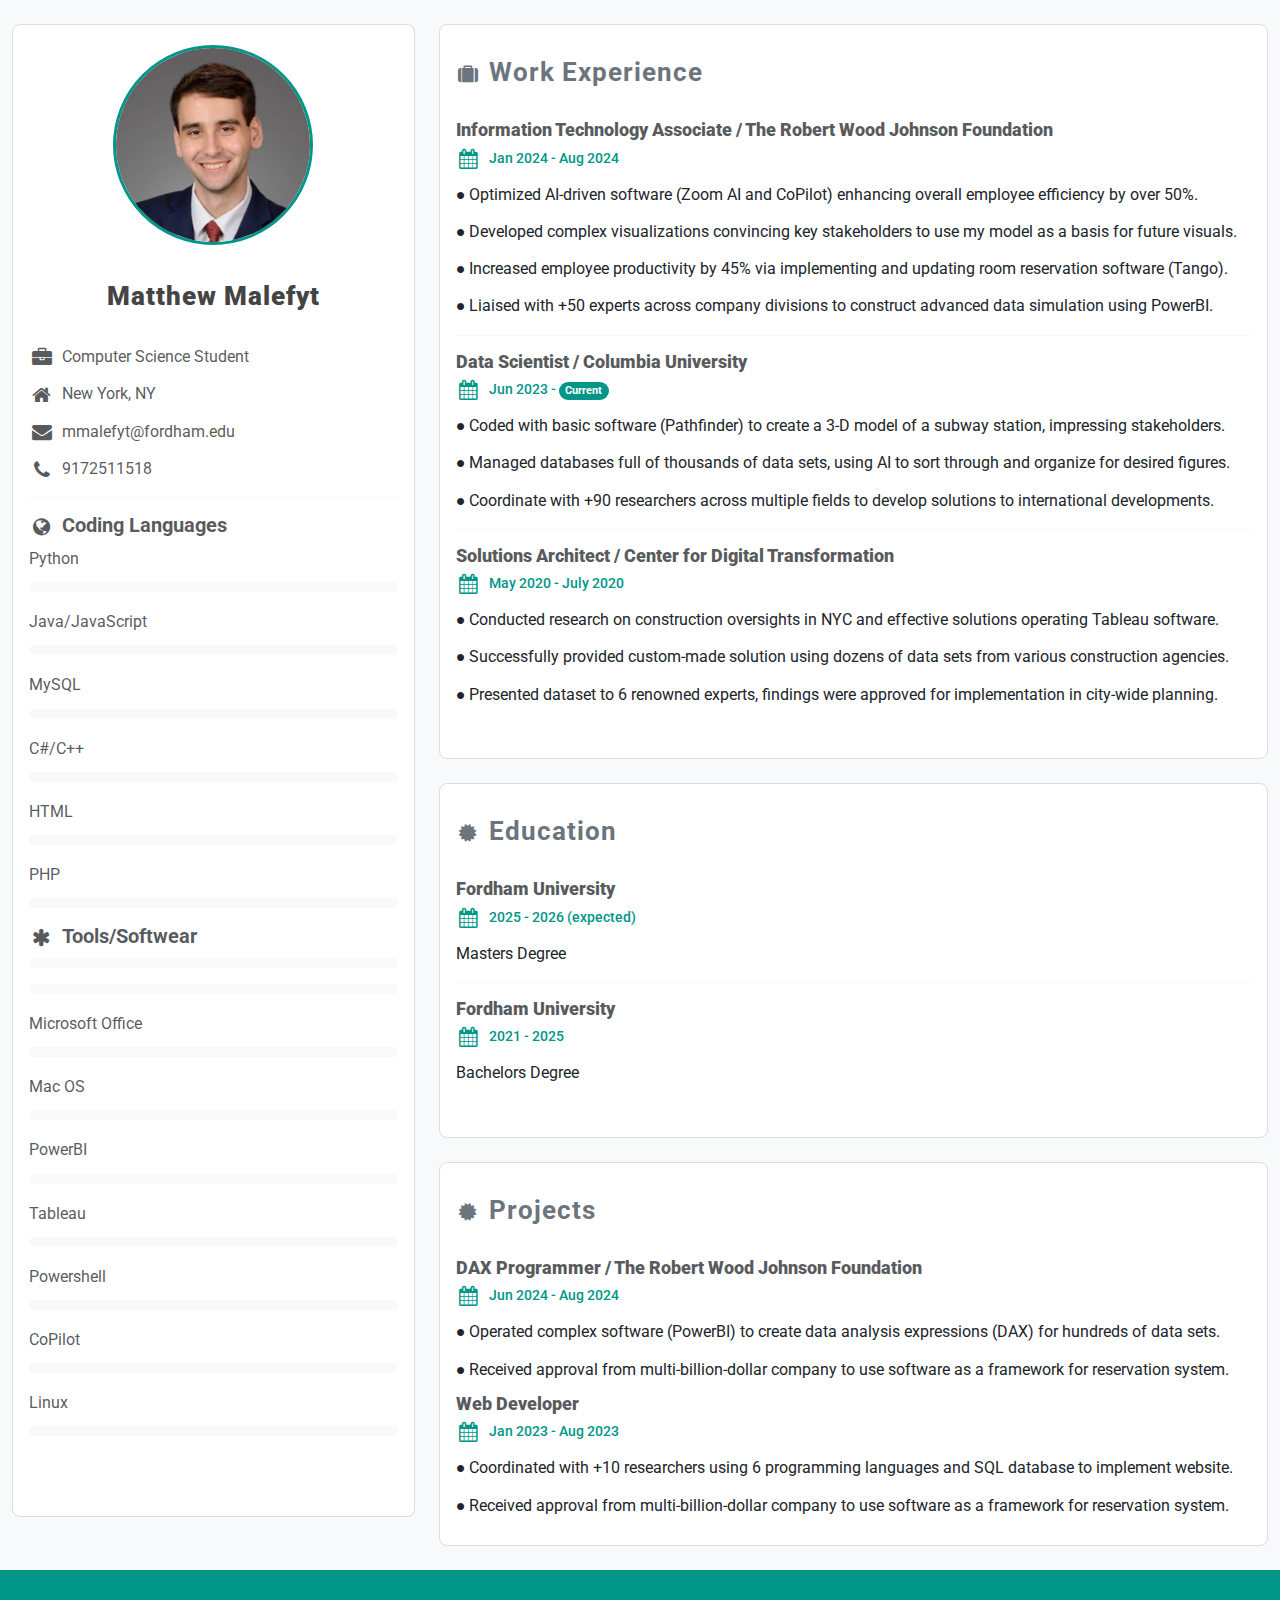
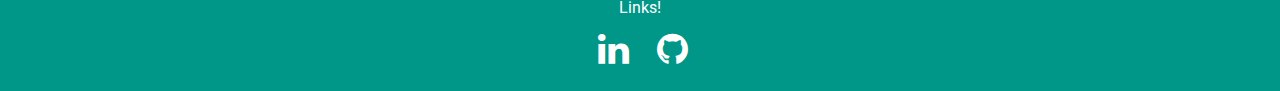
<file: index.html>
<!DOCTYPE html>
<html lang="en">
<head>
    <title>Bootstrap Portfolio</title>
    <meta charset="UTF-8">
    <meta name="viewport" content="width=device-width, initial-scale=1">
    <!-- Bootstrap CSS -->
    <link href="https://cdn.jsdelivr.net/npm/bootstrap@5.3.0/dist/css/bootstrap.min.css" rel="stylesheet">
    <!-- Font Awesome -->
    <link rel="stylesheet" href="https://cdnjs.cloudflare.com/ajax/libs/font-awesome/4.7.0/css/font-awesome.min.css">
    <!-- Custom CSS -->
    <link rel="stylesheet" href="portfoliostyle.css">
</head>
<body class="bg-light">

<!-- Page Container -->
<div class="container mt-4" style="max-width:1400px;">
    <!-- The Grid -->
    <div class="row">
        <!-- Left Column -->
        <div class="col-md-4">
            <div class="card text-muted">
                <div class="position-relative">
                    <img src="LinkedInProfessionalPicture.JPEG" class="card-img-top" alt="Matthew Malefyt profile picture">
                </div>
                <h2 class="text-center mt-3"><strong>Matthew Malefyt</strong></h2>
                <div class="card-body">
                    <p><i class="fa fa-briefcase fa-fw me-2 w3-text-teal"></i>Computer Science Student</p>
                    <p><i class="fa fa-home fa-fw me-2 w3-text-teal"></i>New York, NY</p>
                    <p><i class="fa fa-envelope fa-fw me-2 w3-text-teal"></i>mmalefyt@fordham.edu</p>
                    <p><i class="fa fa-phone fa-fw me-2 w3-text-teal"></i>9172511518</p>
                    <hr>
                    <p class="h5 text-theme"><b><i class="fa fa-globe fa-fw me-2 w3-text-teal"></i>Coding Languages</b></p>
                    <p>Python</p>
                    <div class="bg-light rounded-3 mb-3"></div>
                    <p>Java/JavaScript</p>
                    <div class="bg-light rounded-3 mb-3"></div>
                    <p>MySQL</p>
                    <div class="bg-light rounded-3 mb-3"></div>
                    <p>C#/C++</p>
                    <div class="bg-light rounded-3 mb-3"></div>
                    <p>HTML</p>
                    <div class="bg-light rounded-3 mb-3"></div>
                    <p>PHP</p>
                    <div class="bg-light rounded-3 mb-3"></div>
                    <p class="h5"><b><i class="fa fa-asterisk fa-fw me-2 w3-text-teal"></i>Tools/Softwear</b></p>
                    <p></p>
                    <div class="bg-light rounded-3 mb-3"></div>
                    <p></p>
                    <div class="bg-light rounded-3 mb-3">
                        <div class="w3-container w3-center rounded-3 bg-teal" style="width:80%"></div>
                    </div>
                    <p>Microsoft Office</p>
                    <div class="bg-light rounded-3 mb-3"></div>
                    <p>Mac OS</p>
                    <div class="bg-light rounded-3 mb-3"></div>
                    <p>PowerBI</p>
                    <div class="bg-light rounded-3 mb-3"></div>
                    <p>Tableau</p>
                    <div class="bg-light rounded-3 mb-3"></div>
                    <p>Powershell</p>
                    <div class="bg-light rounded-3 mb-3"></div>
                    <p>CoPilot</p>
                    <div class="bg-light rounded-3 mb-3"></div>
                    <p>Linux</p>
                    <div class="bg-light rounded-3 mb-3"></div>
                    <br><br>
                </div>
            </div>
        </div>
        <!-- Right Column -->
        <div class="col-md-8">
            <div class="card mb-4">
                <div class="card-body">
                    <h2 class="text-secondary py-3"><i class="fa fa-suitcase fa-fw me-2 w3-text-teal"></i>Work Experience</h2>
                    <div>
                        <h5 class="text-muted"><b>Information Technology Associate / The Robert Wood Johnson Foundation</b></h5>
                        <h6 class="w3-text-teal"><i class="fa fa-calendar fa-fw me-2"></i>Jan 2024 - Aug 2024</h6>
                        <p>● Optimized AI-driven software (Zoom AI and CoPilot) enhancing overall employee efficiency by over 50%.</p>
                        <p>● Developed complex visualizations convincing key stakeholders to use my model as a basis for future visuals.</p>
                        <p>● Increased employee productivity by 45% via implementing and updating room reservation software (Tango).</p>
                        <p>● Liaised with +50 experts across company divisions to construct advanced data simulation using PowerBI.</p>
                        <hr>
                    </div>
                    <div>
                        <h5 class="text-muted"><b>Data Scientist / Columbia University</b></h5>
                        <h6 class="w3-text-teal"><i class="fa fa-calendar fa-fw me-2"></i>Jun 2023 - <span class="badge bg-teal rounded-pill">Current</span></h6>
                        <p>● Coded with basic software (Pathfinder) to create a 3-D model of a subway station, impressing stakeholders.</p>
                        <p>● Managed databases full of thousands of data sets, using AI to sort through and organize for desired figures.</p>
                        <p>● Coordinate with +90 researchers across multiple fields to develop solutions to international developments.</p>
                        <hr>
                    </div>
                    <div>
                        <h5 class="text-muted"><b>Solutions Architect / Center for Digital Transformation</b></h5>
                        <h6 class="w3-text-teal"><i class="fa fa-calendar fa-fw me-2"></i>May 2020 - July 2020</h6>
                        <p>● Conducted research on construction oversights in NYC and effective solutions operating Tableau software.</p>
                        <p>● Successfully provided custom-made solution using dozens of data sets from various construction agencies.</p>
                        <p>● Presented dataset to 6 renowned experts, findings were approved for implementation in city-wide planning.</p>
                        <br>
                    </div>
                </div>
            </div>
            <div class="card mb-4">
                <div class="card-body">
                    <h2 class="text-secondary py-3"><i class="fa fa-certificate fa-fw me-2 w3-text-teal"></i>Education</h2>
                    <div>
                        <h5 class="text-muted"><b>Fordham University</b></h5>
                        <h6 class="w3-text-teal"><i class="fa fa-calendar fa-fw me-2"></i>2025 - 2026 (expected)</h6>
                        <p>Masters Degree</p>
                        <hr>
                    </div>
                    <div>
                        <h5 class="text-muted"><b>Fordham University</b></h5>
                        <h6 class="w3-text-teal"><i class="fa fa-calendar fa-fw me-2"></i>2021 - 2025</h6>
                        <p>Bachelors Degree</p><br>
                    </div>
                </div>
            </div>
            <div class="card">
                <div class="card-body">
                    <h2 class="text-secondary py-3"><i class="fa fa-certificate fa-fw me-2 w3-text-teal"></i>Projects</h2>
                    <div>
                        <h5 class="text-muted"><b>DAX Programmer / The Robert Wood Johnson Foundation</b></h5>
                        <h6 class="w3-text-teal"><i class="fa fa-calendar fa-fw me-2"></i>Jun 2024 - Aug 2024</h6>
                        <p>● Operated complex software (PowerBI) to create data analysis expressions (DAX) for hundreds of data sets.</p>
                        <p>● Received approval from multi-billion-dollar company to use software as a framework for reservation system.</p>
                    </div>
                    <div>
                        <h5 class="text-muted"><b>Web Developer</b></h5>
                        <h6 class="w3-text-teal"><i class="fa fa-calendar fa-fw me-2"></i>Jan 2023 - Aug 2023</h6>
                        <p>● Coordinated with +10 researchers using 6 programming languages and SQL database to implement website.</p>
                        <p>● Received approval from multi-billion-dollar company to use software as a framework for reservation system.</p>
                    </div>
                </div>
            </div>
        </div>
    </div>
</div>

<footer class="bg-teal text-white text-center py-4 mt-4">
    <p>Links!</p>
    <a href="https://www.linkedin.com/in/matthew-de-waal-malefyt-326671257/" target="_blank"><i class="fa fa-linkedin w3-hover-opacity"></i></a>
    <a href="https://github.com/MatthewMalefyt" target="_blank"><i class="fa fa-github w3-hover-opacity"></i></a>
</footer>

<!-- Bootstrap JS Bundle -->
<script src="https://cdn.jsdelivr.net/npm/bootstrap@5.3.0/dist/js/bootstrap.bundle.min.js"></script>

</body>
</html>
</file>
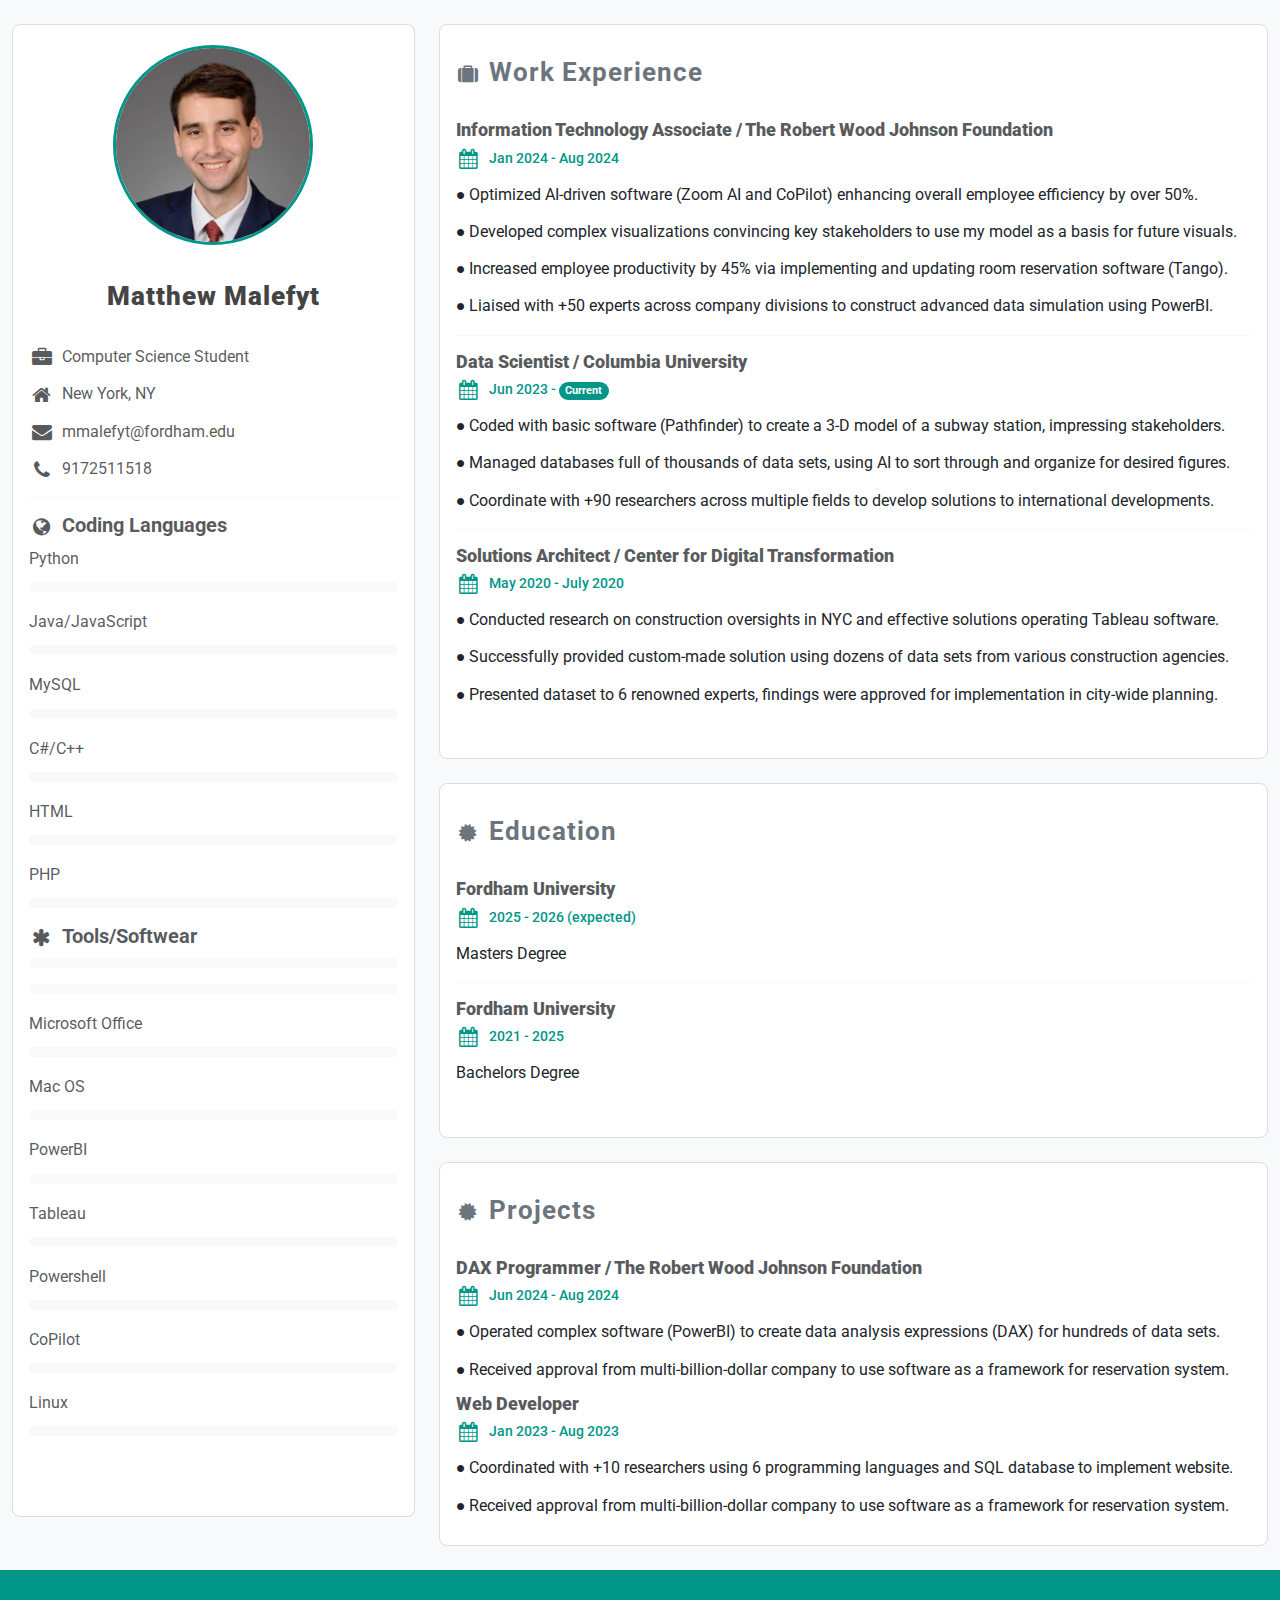
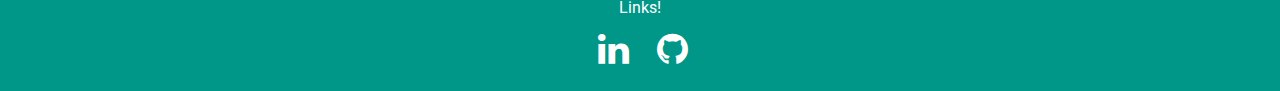
<file: portfolio.html>
<!DOCTYPE html>
<html lang="en">
<head>
    <title>Bootstrap Portfolio</title>
    <meta charset="UTF-8">
    <meta name="viewport" content="width=device-width, initial-scale=1">
    <!-- Bootstrap CSS -->
    <link href="https://cdn.jsdelivr.net/npm/bootstrap@5.3.0/dist/css/bootstrap.min.css" rel="stylesheet">
    <!-- Font Awesome -->
    <link rel="stylesheet" href="https://cdnjs.cloudflare.com/ajax/libs/font-awesome/4.7.0/css/font-awesome.min.css">
    <!-- Custom CSS -->
    <link rel="stylesheet" href="portfoliostyle.css">
</head>
<body class="bg-light">

<!-- Page Container -->
<div class="container mt-4" style="max-width:1400px;">
    <!-- The Grid -->
    <div class="row">
        <!-- Left Column -->
        <div class="col-md-4">
            <div class="card text-muted">
                <div class="position-relative">
                    <img src="LinkedInProfessionalPicture.JPEG" class="card-img-top" alt="Matthew Malefyt profile picture">
                </div>
                <h2 class="text-center mt-3"><strong>Matthew Malefyt</strong></h2>
                <div class="card-body">
                    <p><i class="fa fa-briefcase fa-fw me-2 w3-text-teal"></i>Computer Science Student</p>
                    <p><i class="fa fa-home fa-fw me-2 w3-text-teal"></i>New York, NY</p>
                    <p><i class="fa fa-envelope fa-fw me-2 w3-text-teal"></i>mmalefyt@fordham.edu</p>
                    <p><i class="fa fa-phone fa-fw me-2 w3-text-teal"></i>9172511518</p>
                    <hr>
                    <p class="h5 text-theme"><b><i class="fa fa-globe fa-fw me-2 w3-text-teal"></i>Coding Languages</b></p>
                    <p>Python</p>
                    <div class="bg-light rounded-3 mb-3"></div>
                    <p>Java/JavaScript</p>
                    <div class="bg-light rounded-3 mb-3"></div>
                    <p>MySQL</p>
                    <div class="bg-light rounded-3 mb-3"></div>
                    <p>C#/C++</p>
                    <div class="bg-light rounded-3 mb-3"></div>
                    <p>HTML</p>
                    <div class="bg-light rounded-3 mb-3"></div>
                    <p>PHP</p>
                    <div class="bg-light rounded-3 mb-3"></div>
                    <p class="h5"><b><i class="fa fa-asterisk fa-fw me-2 w3-text-teal"></i>Tools/Softwear</b></p>
                    <p></p>
                    <div class="bg-light rounded-3 mb-3"></div>
                    <p></p>
                    <div class="bg-light rounded-3 mb-3">
                        <div class="w3-container w3-center rounded-3 bg-teal" style="width:80%"></div>
                    </div>
                    <p>Microsoft Office</p>
                    <div class="bg-light rounded-3 mb-3"></div>
                    <p>Mac OS</p>
                    <div class="bg-light rounded-3 mb-3"></div>
                    <p>PowerBI</p>
                    <div class="bg-light rounded-3 mb-3"></div>
                    <p>Tableau</p>
                    <div class="bg-light rounded-3 mb-3"></div>
                    <p>Powershell</p>
                    <div class="bg-light rounded-3 mb-3"></div>
                    <p>CoPilot</p>
                    <div class="bg-light rounded-3 mb-3"></div>
                    <p>Linux</p>
                    <div class="bg-light rounded-3 mb-3"></div>
                    <br><br>
                </div>
            </div>
        </div>
        <!-- Right Column -->
        <div class="col-md-8">
            <div class="card mb-4">
                <div class="card-body">
                    <h2 class="text-secondary py-3"><i class="fa fa-suitcase fa-fw me-2 w3-text-teal"></i>Work Experience</h2>
                    <div>
                        <h5 class="text-muted"><b>Information Technology Associate / The Robert Wood Johnson Foundation</b></h5>
                        <h6 class="w3-text-teal"><i class="fa fa-calendar fa-fw me-2"></i>Jan 2024 - Aug 2024</h6>
                        <p>● Optimized AI-driven software (Zoom AI and CoPilot) enhancing overall employee efficiency by over 50%.</p>
                        <p>● Developed complex visualizations convincing key stakeholders to use my model as a basis for future visuals.</p>
                        <p>● Increased employee productivity by 45% via implementing and updating room reservation software (Tango).</p>
                        <p>● Liaised with +50 experts across company divisions to construct advanced data simulation using PowerBI.</p>
                        <hr>
                    </div>
                    <div>
                        <h5 class="text-muted"><b>Data Scientist / Columbia University</b></h5>
                        <h6 class="w3-text-teal"><i class="fa fa-calendar fa-fw me-2"></i>Jun 2023 - <span class="badge bg-teal rounded-pill">Current</span></h6>
                        <p>● Coded with basic software (Pathfinder) to create a 3-D model of a subway station, impressing stakeholders.</p>
                        <p>● Managed databases full of thousands of data sets, using AI to sort through and organize for desired figures.</p>
                        <p>● Coordinate with +90 researchers across multiple fields to develop solutions to international developments.</p>
                        <hr>
                    </div>
                    <div>
                        <h5 class="text-muted"><b>Solutions Architect / Center for Digital Transformation</b></h5>
                        <h6 class="w3-text-teal"><i class="fa fa-calendar fa-fw me-2"></i>May 2020 - July 2020</h6>
                        <p>● Conducted research on construction oversights in NYC and effective solutions operating Tableau software.</p>
                        <p>● Successfully provided custom-made solution using dozens of data sets from various construction agencies.</p>
                        <p>● Presented dataset to 6 renowned experts, findings were approved for implementation in city-wide planning.</p>
                        <br>
                    </div>
                </div>
            </div>
            <div class="card mb-4">
                <div class="card-body">
                    <h2 class="text-secondary py-3"><i class="fa fa-certificate fa-fw me-2 w3-text-teal"></i>Education</h2>
                    <div>
                        <h5 class="text-muted"><b>Fordham University</b></h5>
                        <h6 class="w3-text-teal"><i class="fa fa-calendar fa-fw me-2"></i>2025 - 2026 (expected)</h6>
                        <p>Masters Degree</p>
                        <hr>
                    </div>
                    <div>
                        <h5 class="text-muted"><b>Fordham University</b></h5>
                        <h6 class="w3-text-teal"><i class="fa fa-calendar fa-fw me-2"></i>2021 - 2025</h6>
                        <p>Bachelors Degree</p><br>
                    </div>
                </div>
            </div>
            <div class="card">
                <div class="card-body">
                    <h2 class="text-secondary py-3"><i class="fa fa-certificate fa-fw me-2 w3-text-teal"></i>Projects</h2>
                    <div>
                        <h5 class="text-muted"><b>DAX Programmer / The Robert Wood Johnson Foundation</b></h5>
                        <h6 class="w3-text-teal"><i class="fa fa-calendar fa-fw me-2"></i>Jun 2024 - Aug 2024</h6>
                        <p>● Operated complex software (PowerBI) to create data analysis expressions (DAX) for hundreds of data sets.</p>
                        <p>● Received approval from multi-billion-dollar company to use software as a framework for reservation system.</p>
                    </div>
                    <div>
                        <h5 class="text-muted"><b>Web Developer</b></h5>
                        <h6 class="w3-text-teal"><i class="fa fa-calendar fa-fw me-2"></i>Jan 2023 - Aug 2023</h6>
                        <p>● Coordinated with +10 researchers using 6 programming languages and SQL database to implement website.</p>
                        <p>● Received approval from multi-billion-dollar company to use software as a framework for reservation system.</p>
                    </div>
                </div>
            </div>
        </div>
    </div>
</div>

<footer class="bg-teal text-white text-center py-4 mt-4">
    <p>Links!</p>
    <a href="https://www.linkedin.com/in/matthew-de-waal-malefyt-326671257/" target="_blank"><i class="fa fa-linkedin w3-hover-opacity"></i></a>
    <a href="https://github.com/MatthewMalefyt" target="_blank"><i class="fa fa-github w3-hover-opacity"></i></a>
</footer>

<!-- Bootstrap JS Bundle -->
<script src="https://cdn.jsdelivr.net/npm/bootstrap@5.3.0/dist/js/bootstrap.bundle.min.js"></script>

</body>
</html>
</file>
<file: portfoliostyle.css>
@import url('https://fonts.googleapis.com/css?family=Roboto');

html, body, h1, h2, h3, h4, h5, h6 {
    font-family: "Roboto", sans-serif;
}

/* General Body Styling */
body.bg-light {
    background-color: #f5f5f5;
    color: #333;
}

/* Improve Text Readability */
p, li {
    line-height: 1.7;
    font-size: 16px;
    margin-bottom: 10px;
}

/* Enhance Icons */
.fa {
    vertical-align: middle;
    font-size: 20px;
    width: 25px;
}

/* Clarify Visual Hierarchy */
h2 {
    font-size: 26px;
    font-weight: bold;
    letter-spacing: 1px;
    color: #444;
    margin-bottom: 15px;
}

h5.text-muted {
    font-size: 18px;
    font-weight: 600;
    color: #555;
    margin-bottom: 8px;
}

h6.w3-text-teal {
    font-size: 14px;
    margin-bottom: 12px;
    color: #009688; /* Teal color retained */
}

/* Style Skill and Tool Bars */
.bg-light.rounded-3 {
    height: 10px;
    margin-bottom: 15px;
    background-color: #e0e0e0;
}

.bg-teal {
    background-color: #009688; /* Teal color for bars */
}

/* Refine Card Styling */
.card {
    border-radius: 8px;
    border: 1px solid #ddd;
    transition: box-shadow 0.3s ease;
}

.card:hover {
    box-shadow: 0 6px 12px rgba(0, 0, 0, 0.1);
}

/* Profile Image Styling */
.card-img-top {
    border-radius: 50%;
    width: 200px;
    height: 200px;
    object-fit: cover;
    margin: 20px auto;
    display: block;
    border: 3px solid #009688;
}

/* Section Dividers */
hr {
    border: none;
    border-top: 1px solid #e0e0e0;
    margin: 15px 0;
}

/* Footer Styling */
footer.bg-teal {
    background-color: #009688;
    color: white;
    font-size: 16px;
}

footer a {
    color: white;
    text-decoration: none;
    margin: 0 15px;
    transition: color 0.3s ease;
}

footer a:hover {
    color: #f1f1f1;
}

footer .fa {
    font-size: 36px;
}

/* Responsive Design */
@media (max-width: 768px) {
    .row {
        padding: 0 10px;
    }
    .col-md-4, .col-md-8 {
        width: 100%;
        margin-bottom: 20px;
    }
    .card-img-top {
        width: 150px;
        height: 150px;
    }
}
</file>
